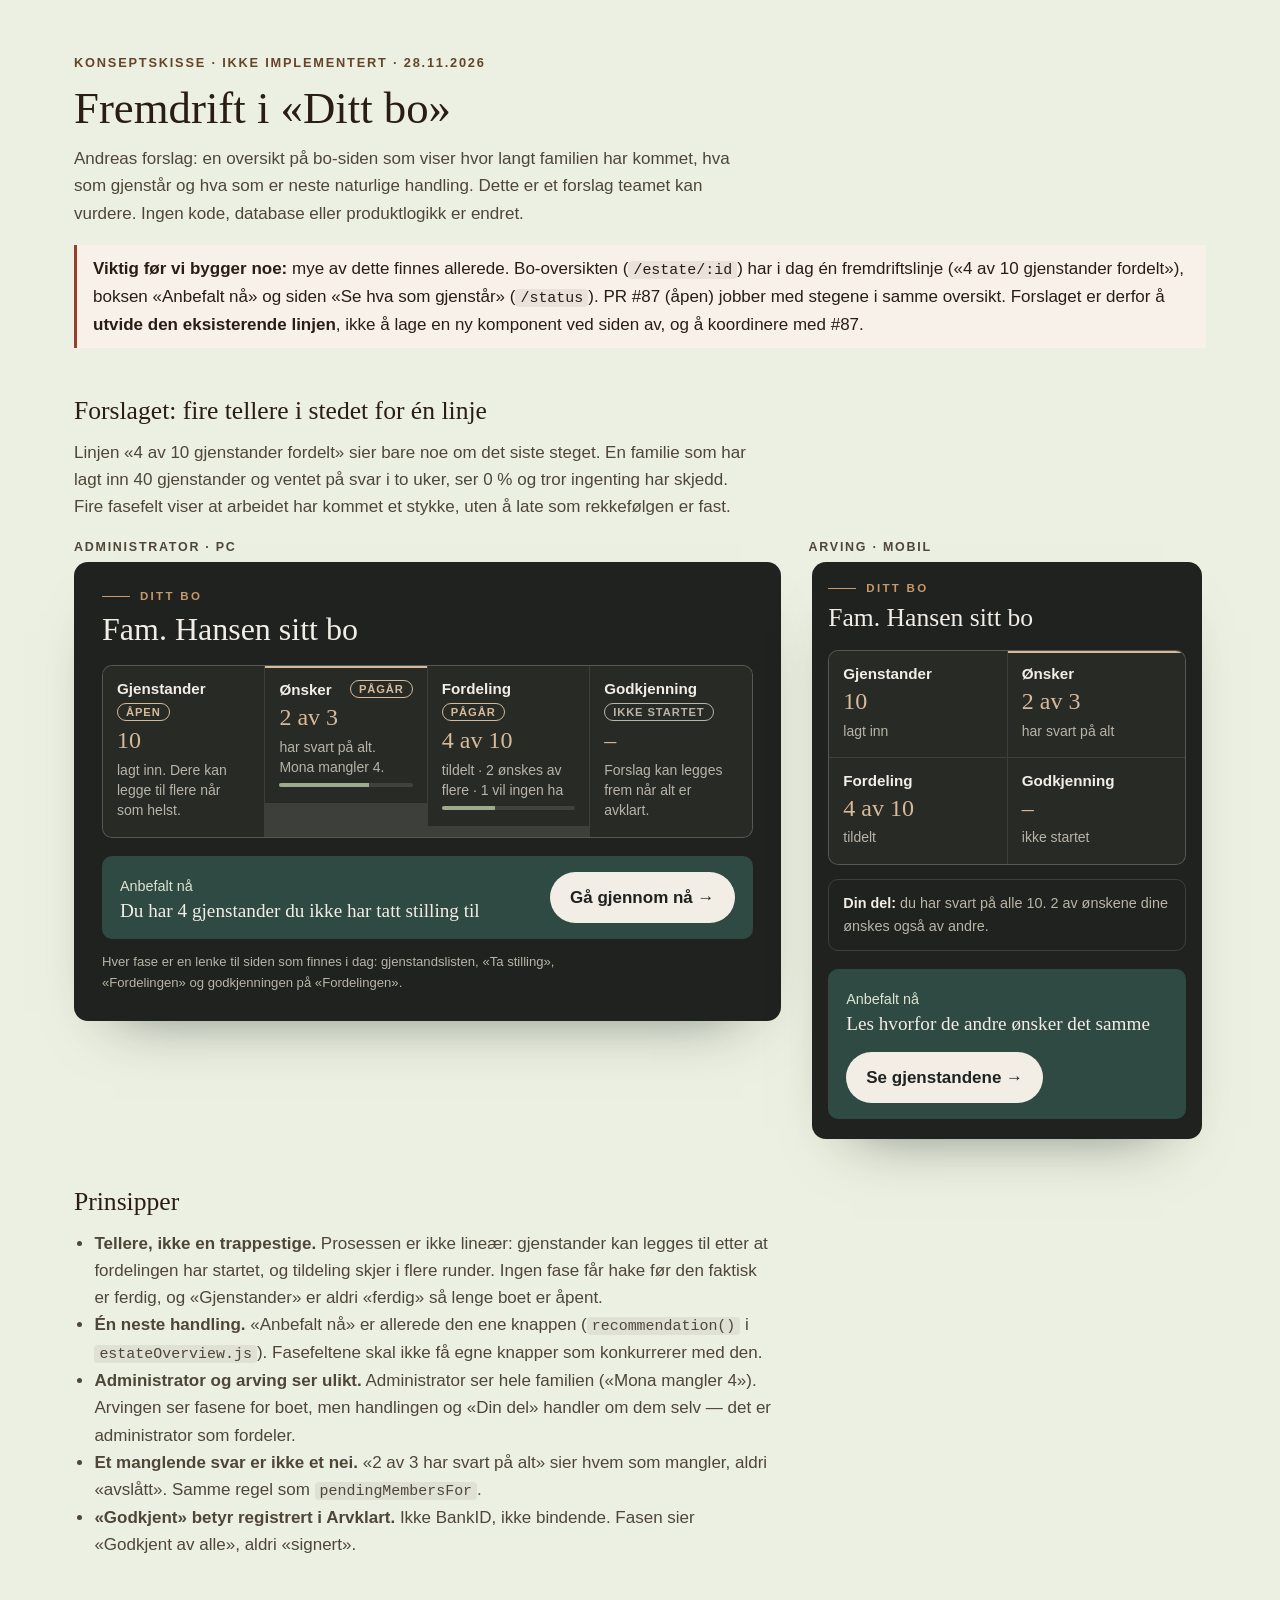
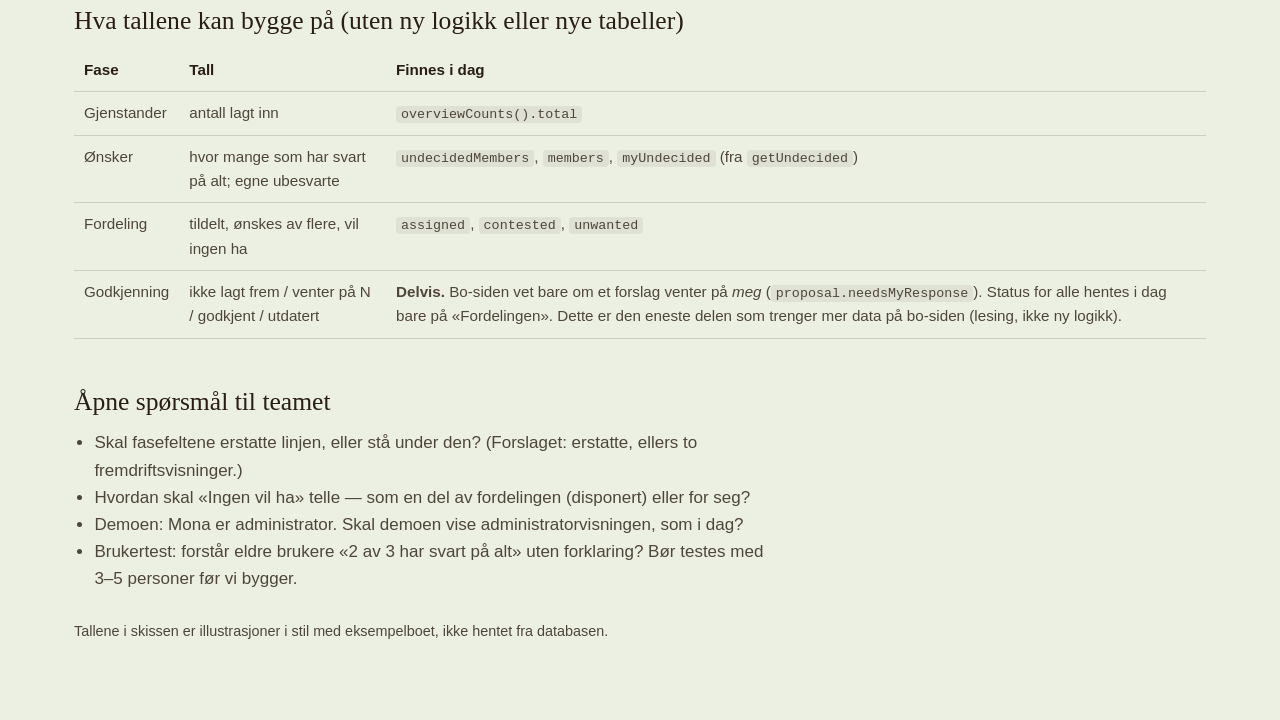
<file: design-forslag/2-fremdrift-ditt-bo.html>
<!doctype html>
<html lang="no">
<head>
<meta charset="utf-8">
<meta name="viewport" content="width=device-width, initial-scale=1">
<meta name="robots" content="noindex">
<title>Konseptskisse – fremdrift i «Ditt bo» (ikke implementert)</title>
<style>
  /* Konseptskisse. Ikke en del av appen, ikke publisert. Fargene er appens mørke palett (CLAUDE.md). */
  :root{--natt:#1F221E;--flate:#272A25;--hoy:#30342D;--lin:#F2EEE6;--dempet:#B9B4A8;--strek:rgba(242,238,230,.14);--felt:rgba(242,238,230,.4);
    --mose:#9DAA8C;--messing:#C79A6B;--ord:#D7BA9A;--granskog:#2F4A43;--rust:#E08A7A;
    --serif:'Bodoni Moda','Times New Roman',serif;--sans:Karla,Arial,sans-serif}
  *{box-sizing:border-box;margin:0;padding:0}
  body{background:#ECF0E2;color:#2A1D14;font:17px/1.6 var(--sans)}
  .doc{max-width:1180px;margin:0 auto;padding:48px 24px 80px}
  .doc h1{font:400 clamp(2rem,1.4rem + 2vw,2.8rem)/1.1 var(--serif);margin-bottom:12px}
  .doc h2{font:400 1.6rem/1.2 var(--serif);margin:48px 0 12px}
  .doc p,.doc li{max-width:72ch;color:#4F463A}
  .doc ul{margin:10px 0 0 1.2em}
  .merke{display:inline-block;font:600 .8rem var(--sans);letter-spacing:.14em;text-transform:uppercase;color:#654527;margin-bottom:14px}
  .advarsel{border-left:3px solid #9A3B2E;padding:10px 16px;background:#F7F1EA;margin:18px 0;color:#2A1D14}
  .rad{display:grid;grid-template-columns:minmax(0,1.6fr) minmax(0,.9fr);gap:28px;align-items:start;margin-top:20px}
  @media (max-width:900px){.rad{grid-template-columns:1fr}}
  .etikett{font:600 .78rem var(--sans);letter-spacing:.14em;text-transform:uppercase;color:#654527;margin-bottom:8px}

  /* --- skjermen (appens mørke uttrykk) --- */
  .skjerm{background:var(--natt);color:var(--lin);border-radius:14px;padding:28px;box-shadow:0 30px 60px -40px rgba(16,37,26,.6)}
  .skjerm.mobil{max-width:390px;padding:20px 16px;margin:0 auto}
  .over{font:600 .72rem var(--sans);letter-spacing:.2em;text-transform:uppercase;color:var(--messing);display:flex;align-items:center;gap:10px}
  .over::before{content:'';width:28px;height:1px;background:currentColor}
  .skjerm h3{font:400 2rem/1.1 var(--serif);margin:10px 0 18px}
  .mobil h3{font-size:1.6rem}

  /* Fasene: ikke en trappestige, men fire tellere. Ingen hake før det faktisk er ferdig. */
  .faser{list-style:none;display:grid;grid-template-columns:repeat(4,minmax(0,1fr));gap:1px;background:var(--strek);border:1px solid var(--strek);border-radius:10px;overflow:hidden}
  .mobil .faser{grid-template-columns:1fr 1fr}
  .fase{background:var(--flate);padding:14px 14px 16px;display:grid;gap:6px;align-content:start;text-decoration:none;color:inherit}
  .fase:hover{background:var(--hoy)}
  .fase__t{font:600 .95rem var(--sans);display:flex;justify-content:space-between;align-items:center;flex-wrap:wrap;gap:6px 8px}
  .doc .skjerm li{color:var(--lin)}
  .doc .skjerm .over{color:var(--messing)}
  .doc .skjerm .merknad,.doc .skjerm .din{color:var(--dempet)}
  .fase__tall{font:400 1.5rem/1.1 var(--serif);color:var(--ord)}
  .fase__d{font-size:.875rem;color:var(--dempet);line-height:1.45}
  .spor{height:4px;border-radius:2px;background:rgba(242,238,230,.12);overflow:hidden}
  .spor span{display:block;height:100%;background:var(--mose)}
  .status{font:600 .7rem var(--sans);letter-spacing:.08em;text-transform:uppercase;padding:2px 8px;border-radius:999px;border:1px solid currentColor;white-space:nowrap}
  .s-pagar{color:var(--ord)} .s-ferdig{color:var(--mose)} .s-ikke{color:var(--dempet)} .s-venter{color:var(--rust)}
  .fase.aktiv{box-shadow:inset 0 2px 0 var(--ord)}

  .anbefalt{margin-top:18px;background:var(--granskog);border-radius:10px;padding:16px 18px;display:flex;justify-content:space-between;align-items:center;gap:16px;flex-wrap:wrap}
  .anbefalt b{display:block;font:400 1.2rem/1.25 var(--serif)}
  .anbefalt small{color:#DCE3D2;font-size:.9rem}
  .knapp{background:var(--lin);color:var(--natt);border-radius:999px;padding:12px 20px;font-weight:600;text-decoration:none;white-space:nowrap}
  .din{margin-top:14px;border:1px solid var(--strek);border-radius:10px;padding:12px 14px;font-size:.9rem;color:var(--dempet)}
  .din b{color:var(--lin)}
  .merknad{margin-top:12px;font-size:.82rem;color:var(--dempet)}
  table{border-collapse:collapse;width:100%;margin-top:12px;font-size:.95rem}
  th,td{text-align:left;padding:9px 10px;border-bottom:1px solid rgba(42,29,20,.16);vertical-align:top}
  th{font-weight:600;color:#2A1D14}
  td{color:#4F463A}
  code{font-size:.88em;background:rgba(42,29,20,.07);padding:1px 5px;border-radius:4px}
</style>
</head>
<body>
<div class="doc">
  <span class="merke">Konseptskisse · ikke implementert · 28.11.2026</span>
  <h1>Fremdrift i «Ditt bo»</h1>
  <p>Andreas forslag: en oversikt på bo-siden som viser hvor langt familien har kommet, hva som gjenstår og hva som er neste naturlige handling. Dette er et forslag teamet kan vurdere. Ingen kode, database eller produktlogikk er endret.</p>

  <div class="advarsel"><b>Viktig før vi bygger noe:</b> mye av dette finnes allerede. Bo-oversikten (<code>/estate/:id</code>) har i dag én fremdriftslinje («4 av 10 gjenstander fordelt»), boksen «Anbefalt nå» og siden «Se hva som gjenstår» (<code>/status</code>). PR #87 (åpen) jobber med stegene i samme oversikt. Forslaget er derfor å <b>utvide den eksisterende linjen</b>, ikke å lage en ny komponent ved siden av, og å koordinere med #87.</div>

  <h2>Forslaget: fire tellere i stedet for én linje</h2>
  <p>Linjen «4 av 10 gjenstander fordelt» sier bare noe om det siste steget. En familie som har lagt inn 40 gjenstander og ventet på svar i to uker, ser 0 % og tror ingenting har skjedd. Fire fasefelt viser at arbeidet har kommet et stykke, uten å late som rekkefølgen er fast.</p>

  <div class="rad">
    <div>
      <p class="etikett">Administrator · PC</p>
      <div class="skjerm">
        <p class="over">Ditt bo</p>
        <h3>Fam. Hansen sitt bo</h3>
        <ol class="faser" aria-label="Hvor dere står">
          <li><a class="fase" href="#"><span class="fase__t">Gjenstander <span class="status s-pagar">Åpen</span></span><span class="fase__tall">10</span><span class="fase__d">lagt inn. Dere kan legge til flere når som helst.</span></a></li>
          <li><a class="fase aktiv" href="#"><span class="fase__t">Ønsker <span class="status s-pagar">Pågår</span></span><span class="fase__tall">2 av 3</span><span class="fase__d">har svart på alt. Mona mangler 4.</span><span class="spor"><span style="width:67%"></span></span></a></li>
          <li><a class="fase" href="#"><span class="fase__t">Fordeling <span class="status s-pagar">Pågår</span></span><span class="fase__tall">4 av 10</span><span class="fase__d">tildelt · 2 ønskes av flere · 1 vil ingen ha</span><span class="spor"><span style="width:40%"></span></span></a></li>
          <li><a class="fase" href="#"><span class="fase__t">Godkjenning <span class="status s-ikke">Ikke startet</span></span><span class="fase__tall">–</span><span class="fase__d">Forslag kan legges frem når alt er avklart.</span></a></li>
        </ol>
        <div class="anbefalt">
          <div><small>Anbefalt nå</small><b>Du har 4 gjenstander du ikke har tatt stilling til</b></div>
          <a class="knapp" href="#">Gå gjennom nå →</a>
        </div>
        <p class="merknad">Hver fase er en lenke til siden som finnes i dag: gjenstandslisten, «Ta stilling», «Fordelingen» og godkjenningen på «Fordelingen».</p>
      </div>
    </div>
    <div>
      <p class="etikett">Arving · mobil</p>
      <div class="skjerm mobil">
        <p class="over">Ditt bo</p>
        <h3>Fam. Hansen sitt bo</h3>
        <ol class="faser" aria-label="Hvor dere står">
          <li><a class="fase" href="#"><span class="fase__t">Gjenstander</span><span class="fase__tall">10</span><span class="fase__d">lagt inn</span></a></li>
          <li><a class="fase aktiv" href="#"><span class="fase__t">Ønsker</span><span class="fase__tall">2 av 3</span><span class="fase__d">har svart på alt</span></a></li>
          <li><a class="fase" href="#"><span class="fase__t">Fordeling</span><span class="fase__tall">4 av 10</span><span class="fase__d">tildelt</span></a></li>
          <li><a class="fase" href="#"><span class="fase__t">Godkjenning</span><span class="fase__tall">–</span><span class="fase__d">ikke startet</span></a></li>
        </ol>
        <p class="din"><b>Din del:</b> du har svart på alle 10. 2 av ønskene dine ønskes også av andre.</p>
        <div class="anbefalt">
          <div><small>Anbefalt nå</small><b>Les hvorfor de andre ønsker det samme</b></div>
          <a class="knapp" href="#">Se gjenstandene →</a>
        </div>
      </div>
    </div>
  </div>

  <h2>Prinsipper</h2>
  <ul>
    <li><b>Tellere, ikke en trappestige.</b> Prosessen er ikke lineær: gjenstander kan legges til etter at fordelingen har startet, og tildeling skjer i flere runder. Ingen fase får hake før den faktisk er ferdig, og «Gjenstander» er aldri «ferdig» så lenge boet er åpent.</li>
    <li><b>Én neste handling.</b> «Anbefalt nå» er allerede den ene knappen (<code>recommendation()</code> i <code>estateOverview.js</code>). Fasefeltene skal ikke få egne knapper som konkurrerer med den.</li>
    <li><b>Administrator og arving ser ulikt.</b> Administrator ser hele familien («Mona mangler 4»). Arvingen ser fasene for boet, men handlingen og «Din del» handler om dem selv — det er administrator som fordeler.</li>
    <li><b>Et manglende svar er ikke et nei.</b> «2 av 3 har svart på alt» sier hvem som mangler, aldri «avslått». Samme regel som <code>pendingMembersFor</code>.</li>
    <li><b>«Godkjent» betyr registrert i Arvklart.</b> Ikke BankID, ikke bindende. Fasen sier «Godkjent av alle», aldri «signert».</li>
  </ul>

  <h2>Hva tallene kan bygge på (uten ny logikk eller nye tabeller)</h2>
  <table>
    <tr><th>Fase</th><th>Tall</th><th>Finnes i dag</th></tr>
    <tr><td>Gjenstander</td><td>antall lagt inn</td><td><code>overviewCounts().total</code></td></tr>
    <tr><td>Ønsker</td><td>hvor mange som har svart på alt; egne ubesvarte</td><td><code>undecidedMembers</code>, <code>members</code>, <code>myUndecided</code> (fra <code>getUndecided</code>)</td></tr>
    <tr><td>Fordeling</td><td>tildelt, ønskes av flere, vil ingen ha</td><td><code>assigned</code>, <code>contested</code>, <code>unwanted</code></td></tr>
    <tr><td>Godkjenning</td><td>ikke lagt frem / venter på N / godkjent / utdatert</td><td><b>Delvis.</b> Bo-siden vet bare om et forslag venter på <i>meg</i> (<code>proposal.needsMyResponse</code>). Status for alle hentes i dag bare på «Fordelingen». Dette er den eneste delen som trenger mer data på bo-siden (lesing, ikke ny logikk).</td></tr>
  </table>

  <h2>Åpne spørsmål til teamet</h2>
  <ul>
    <li>Skal fasefeltene erstatte linjen, eller stå under den? (Forslaget: erstatte, ellers to fremdriftsvisninger.)</li>
    <li>Hvordan skal «Ingen vil ha» telle — som en del av fordelingen (disponert) eller for seg?</li>
    <li>Demoen: Mona er administrator. Skal demoen vise administratorvisningen, som i dag?</li>
    <li>Brukertest: forstår eldre brukere «2 av 3 har svart på alt» uten forklaring? Bør testes med 3–5 personer før vi bygger.</li>
  </ul>
  <p style="margin-top:28px;font-size:.9rem">Tallene i skissen er illustrasjoner i stil med eksempelboet, ikke hentet fra databasen.</p>
</div>
</body>
</html>
</file>
